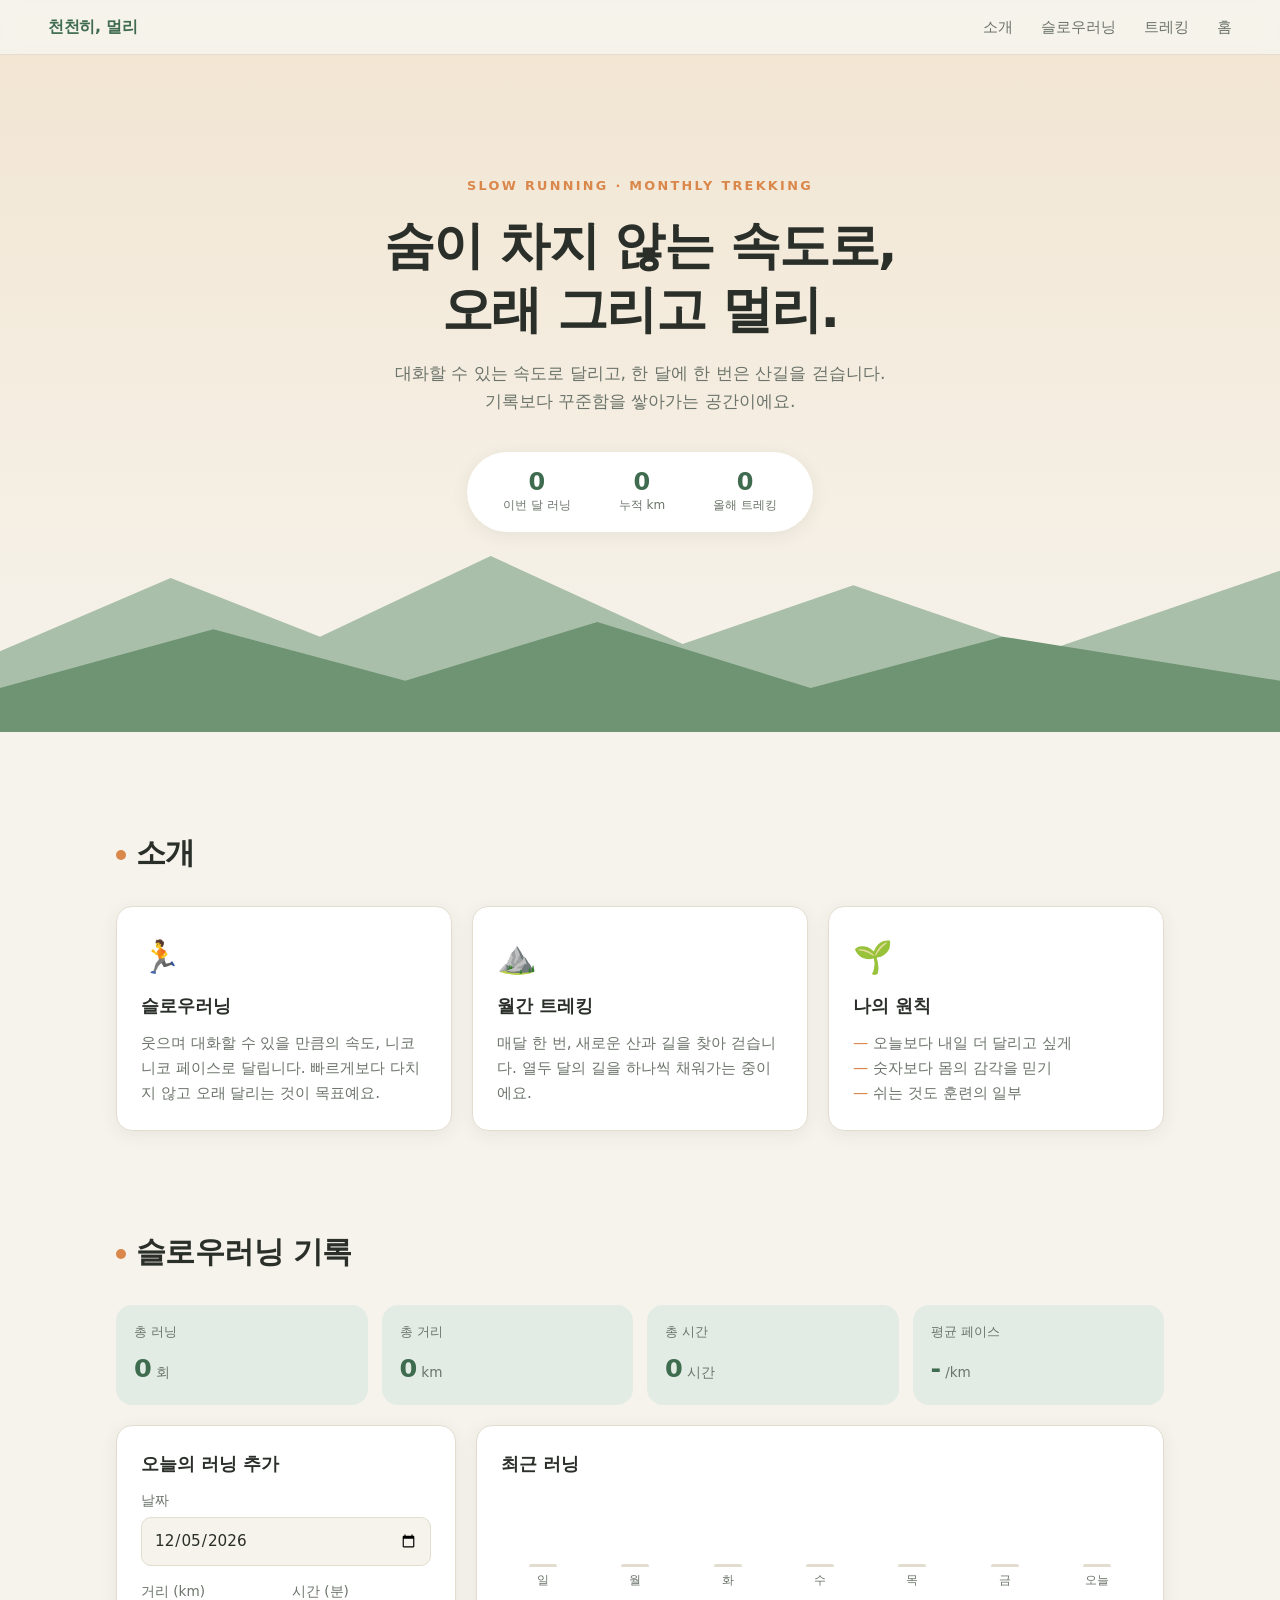
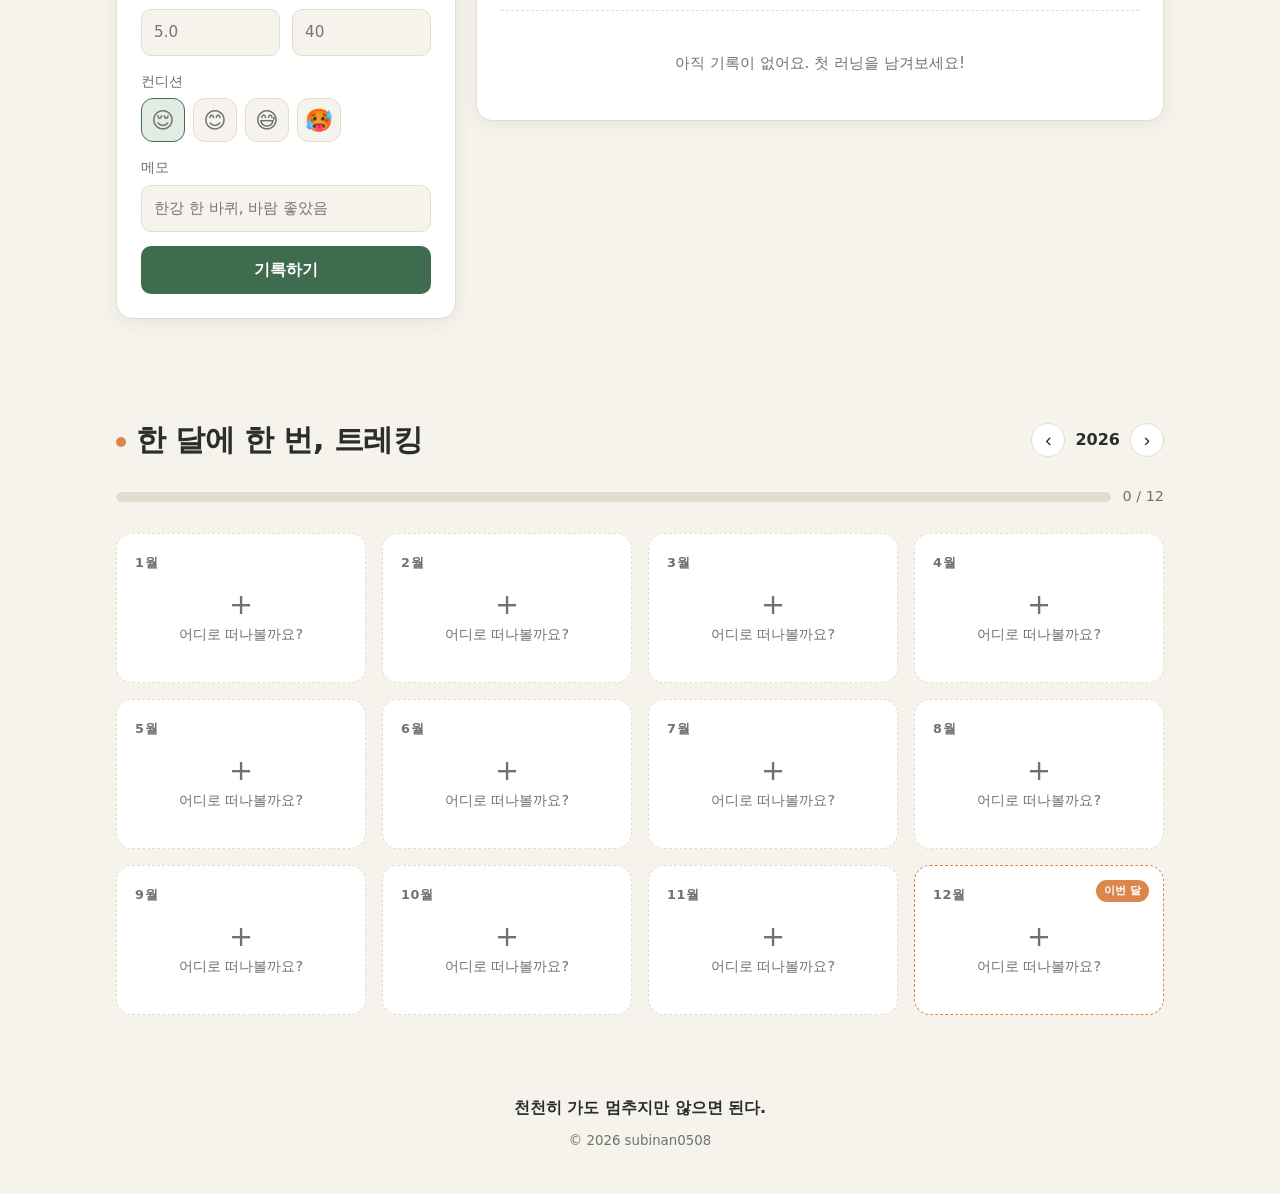
<file: running-log.html>
<!DOCTYPE html>
<html lang="ko">
<head>
  <meta charset="UTF-8" />
  <meta name="viewport" content="width=device-width, initial-scale=1.0" />
  <title>천천히, 멀리 — 슬로우러닝 & 트레킹</title>
  <meta name="description" content="슬로우러닝과 한 달에 한 번 떠나는 트레킹 기록" />
  <link rel="stylesheet" href="style.css" />
</head>
<body>
  <header class="nav">
    <a href="#top" class="logo">천천히, 멀리</a>
    <nav>
      <a href="#about">소개</a>
      <a href="#running">슬로우러닝</a>
      <a href="#trekking">트레킹</a>
      <a href="index.html">홈</a>
    </nav>
  </header>

  <main id="top">
    <!-- 히어로 -->
    <section class="hero">
      <svg class="hero-mountains" viewBox="0 0 1200 300" preserveAspectRatio="none" aria-hidden="true">
        <path class="m-back" d="M0 300 L0 190 L160 90 L300 170 L460 60 L640 180 L800 100 L980 190 L1200 80 L1200 300 Z" />
        <path class="m-front" d="M0 300 L0 240 L200 160 L380 230 L560 150 L760 240 L940 170 L1200 230 L1200 300 Z" />
      </svg>
      <div class="hero-inner">
        <p class="eyebrow">Slow Running · Monthly Trekking</p>
        <h1>숨이 차지 않는 속도로,<br />오래 그리고 멀리.</h1>
        <p class="lead">대화할 수 있는 속도로 달리고, 한 달에 한 번은 산길을 걷습니다.<br />기록보다 꾸준함을 쌓아가는 공간이에요.</p>
        <div class="hero-stats">
          <div><strong id="heroRuns">0</strong><span>이번 달 러닝</span></div>
          <div><strong id="heroKm">0</strong><span>누적 km</span></div>
          <div><strong id="heroTreks">0</strong><span>올해 트레킹</span></div>
        </div>
      </div>
    </section>

    <!-- 소개 -->
    <section id="about" class="section">
      <h2 class="section-title">소개</h2>
      <div class="about-grid">
        <article class="card">
          <div class="card-icon">🏃</div>
          <h3>슬로우러닝</h3>
          <p>웃으며 대화할 수 있을 만큼의 속도, 니코니코 페이스로 달립니다. 빠르게보다 다치지 않고 오래 달리는 것이 목표예요.</p>
        </article>
        <article class="card">
          <div class="card-icon">⛰️</div>
          <h3>월간 트레킹</h3>
          <p>매달 한 번, 새로운 산과 길을 찾아 걷습니다. 열두 달의 길을 하나씩 채워가는 중이에요.</p>
        </article>
        <article class="card">
          <div class="card-icon">🌱</div>
          <h3>나의 원칙</h3>
          <ul class="principles">
            <li>오늘보다 내일 더 달리고 싶게</li>
            <li>숫자보다 몸의 감각을 믿기</li>
            <li>쉬는 것도 훈련의 일부</li>
          </ul>
        </article>
      </div>
    </section>

    <!-- 슬로우러닝 -->
    <section id="running" class="section">
      <h2 class="section-title">슬로우러닝 기록</h2>

      <div class="stats-row">
        <div class="stat"><span class="stat-label">총 러닝</span><strong id="statRuns">0</strong><span class="stat-unit">회</span></div>
        <div class="stat"><span class="stat-label">총 거리</span><strong id="statKm">0</strong><span class="stat-unit">km</span></div>
        <div class="stat"><span class="stat-label">총 시간</span><strong id="statTime">0</strong><span class="stat-unit">시간</span></div>
        <div class="stat"><span class="stat-label">평균 페이스</span><strong id="statPace">-</strong><span class="stat-unit">/km</span></div>
      </div>

      <div class="run-layout">
        <form id="runForm" class="card run-form">
          <h3 id="runFormTitle">오늘의 러닝 추가</h3>
          <label>날짜
            <input type="date" name="date" required />
          </label>
          <div class="form-row">
            <label>거리 (km)
              <input type="number" name="distance" step="0.01" min="0.1" placeholder="5.0" required />
            </label>
            <label>시간 (분)
              <input type="number" name="minutes" step="1" min="1" placeholder="40" required />
            </label>
          </div>
          <label>컨디션
            <div class="mood-picker">
              <input type="radio" name="mood" id="mood1" value="😌" checked /><label for="mood1" title="편안">😌</label>
              <input type="radio" name="mood" id="mood2" value="😊" /><label for="mood2" title="좋음">😊</label>
              <input type="radio" name="mood" id="mood3" value="😅" /><label for="mood3" title="힘듦">😅</label>
              <input type="radio" name="mood" id="mood4" value="🥵" /><label for="mood4" title="지침">🥵</label>
            </div>
          </label>
          <label>메모
            <input type="text" name="memo" maxlength="60" placeholder="한강 한 바퀴, 바람 좋았음" />
          </label>
          <div class="form-actions">
            <button type="button" class="btn ghost" id="runCancel" hidden>취소</button>
            <button type="submit" class="btn" id="runSubmit">기록하기</button>
          </div>
        </form>

        <div class="card run-list-wrap">
          <div class="list-head">
            <h3>최근 러닝</h3>
            <span class="pace-tip" id="paceTip"></span>
          </div>
          <div class="week-bars" id="weekBars" aria-label="최근 7일 거리"></div>
          <ul id="runList" class="run-list"></ul>
          <p id="runEmpty" class="empty">아직 기록이 없어요. 첫 러닝을 남겨보세요!</p>
        </div>
      </div>
    </section>

    <!-- 트레킹 -->
    <section id="trekking" class="section">
      <div class="trek-head">
        <h2 class="section-title">한 달에 한 번, 트레킹</h2>
        <div class="year-switch">
          <button type="button" id="prevYear" aria-label="이전 해">‹</button>
          <span id="yearLabel">2026</span>
          <button type="button" id="nextYear" aria-label="다음 해">›</button>
        </div>
      </div>

      <div class="trek-progress">
        <div class="progress-bar"><div id="trekProgress"></div></div>
        <span id="trekProgressText">0 / 12</span>
      </div>

      <div id="trekGrid" class="trek-grid"></div>
    </section>
  </main>

  <footer class="footer">
    <p>천천히 가도 멈추지만 않으면 된다.</p>
    <small>© <span id="year"></span> subinan0508</small>
  </footer>

  <!-- 트레킹 입력 다이얼로그 -->
  <dialog id="trekDialog">
    <form method="dialog" id="trekForm">
      <h3 id="trekDialogTitle">트레킹 기록</h3>
      <label>장소 / 산 이름
        <input type="text" name="place" maxlength="30" placeholder="북한산 백운대" required />
      </label>
      <div class="form-row">
        <label>날짜
          <input type="date" name="date" required />
        </label>
        <label>거리 (km)
          <input type="number" name="distance" step="0.1" min="0" placeholder="8.5" />
        </label>
      </div>
      <label>난이도
        <select name="level">
          <option value="쉬움">쉬움</option>
          <option value="보통" selected>보통</option>
          <option value="어려움">어려움</option>
        </select>
      </label>
      <label>한 줄 후기
        <textarea name="note" rows="2" maxlength="80" placeholder="정상에서 본 운해가 최고였다"></textarea>
      </label>
      <div class="dialog-actions">
        <button type="button" class="btn ghost danger" id="trekDelete">삭제</button>
        <span class="spacer"></span>
        <button type="button" class="btn ghost" id="trekCancel">취소</button>
        <button type="submit" class="btn">저장</button>
      </div>
    </form>
  </dialog>

  <script src="script.js"></script>
</body>
</html>
</file>
<file: style.css>
:root {
  --bg: #f6f3ec;
  --surface: #ffffff;
  --text: #2a2f2a;
  --muted: #6c746b;
  --line: #e3ddd0;
  --primary: #3f6b4f;
  --primary-soft: #e3ece4;
  --accent: #d9874a;
  --mountain-back: #a9bfa9;
  --mountain-front: #6f9473;
  --hero-bg: linear-gradient(180deg, #f2e6d3 0%, #f6f3ec 100%);
  --shadow: 0 4px 18px rgba(40, 50, 40, 0.07);
  --radius: 16px;
}

@media (prefers-color-scheme: dark) {
  :root {
    --bg: #161a17;
    --surface: #1f2420;
    --text: #e7ebe5;
    --muted: #9aa597;
    --line: #2f3630;
    --primary: #8cc09a;
    --primary-soft: #263229;
    --accent: #e9a26b;
    --mountain-back: #2c3a2f;
    --mountain-front: #3b5040;
    --hero-bg: linear-gradient(180deg, #1d2420 0%, #161a17 100%);
    --shadow: 0 4px 18px rgba(0, 0, 0, 0.35);
  }
}

* { box-sizing: border-box; margin: 0; padding: 0; }

html { scroll-behavior: smooth; }

body {
  font-family: "Pretendard", "Apple SD Gothic Neo", "Malgun Gothic", system-ui, sans-serif;
  background: var(--bg);
  color: var(--text);
  line-height: 1.65;
  -webkit-font-smoothing: antialiased;
}

a { color: inherit; text-decoration: none; }

/* 네비게이션 */
.nav {
  position: sticky;
  top: 0;
  z-index: 10;
  display: flex;
  justify-content: space-between;
  align-items: center;
  padding: 14px clamp(16px, 5vw, 48px);
  background: color-mix(in srgb, var(--bg) 85%, transparent);
  backdrop-filter: blur(10px);
  border-bottom: 1px solid var(--line);
}
.logo { font-weight: 800; letter-spacing: -0.02em; color: var(--primary); }
.nav nav { display: flex; gap: clamp(12px, 3vw, 28px); font-size: 0.95rem; }
.nav nav a { color: var(--muted); transition: color 0.2s; }
.nav nav a:hover { color: var(--primary); }

/* 히어로 */
.hero {
  position: relative;
  overflow: hidden;
  background: var(--hero-bg);
  padding: clamp(64px, 12vw, 120px) 16px clamp(140px, 18vw, 200px);
  text-align: center;
}
.hero-mountains {
  position: absolute;
  left: 0; bottom: 0;
  width: 100%;
  height: clamp(120px, 20vw, 220px);
}
.m-back { fill: var(--mountain-back); }
.m-front { fill: var(--mountain-front); }
.hero-inner { position: relative; max-width: 720px; margin: 0 auto; }
.eyebrow {
  font-size: 0.8rem;
  letter-spacing: 0.18em;
  text-transform: uppercase;
  color: var(--accent);
  font-weight: 700;
  margin-bottom: 16px;
}
.hero h1 {
  font-size: clamp(1.9rem, 5.5vw, 3.2rem);
  line-height: 1.25;
  letter-spacing: -0.03em;
  margin-bottom: 18px;
}
.lead { color: var(--muted); font-size: clamp(0.95rem, 2.4vw, 1.08rem); }
.hero-stats {
  display: inline-flex;
  gap: clamp(20px, 6vw, 48px);
  margin-top: 36px;
  padding: 16px clamp(20px, 5vw, 36px);
  background: var(--surface);
  border-radius: 999px;
  box-shadow: var(--shadow);
}
.hero-stats div { display: flex; flex-direction: column; }
.hero-stats strong { font-size: 1.5rem; color: var(--primary); line-height: 1.2; }
.hero-stats span { font-size: 0.75rem; color: var(--muted); }

/* 공통 섹션 */
.section {
  max-width: 1080px;
  margin: 0 auto;
  padding: clamp(56px, 9vw, 96px) 16px 0;
}
.section-title {
  font-size: clamp(1.4rem, 3.5vw, 1.9rem);
  letter-spacing: -0.02em;
  margin-bottom: 28px;
}
.section-title::before {
  content: "";
  display: inline-block;
  width: 10px; height: 10px;
  border-radius: 50%;
  background: var(--accent);
  margin-right: 10px;
  vertical-align: middle;
}

.card {
  background: var(--surface);
  border: 1px solid var(--line);
  border-radius: var(--radius);
  padding: 24px;
  box-shadow: var(--shadow);
}
.card h3 { font-size: 1.1rem; margin-bottom: 10px; }
.card p { color: var(--muted); font-size: 0.95rem; }

/* 소개 */
.about-grid {
  display: grid;
  grid-template-columns: repeat(auto-fit, minmax(240px, 1fr));
  gap: 20px;
}
.card-icon { font-size: 2rem; margin-bottom: 8px; }
.principles { list-style: none; color: var(--muted); font-size: 0.95rem; }
.principles li::before { content: "— "; color: var(--accent); }

/* 통계 */
.stats-row {
  display: grid;
  grid-template-columns: repeat(4, 1fr);
  gap: 14px;
  margin-bottom: 20px;
}
.stat {
  background: var(--primary-soft);
  border-radius: var(--radius);
  padding: 16px 18px;
  display: flex;
  flex-wrap: wrap;
  align-items: baseline;
  gap: 4px;
}
.stat-label { width: 100%; font-size: 0.8rem; color: var(--muted); }
.stat strong { font-size: 1.6rem; color: var(--primary); font-variant-numeric: tabular-nums; }
.stat-unit { font-size: 0.85rem; color: var(--muted); }

/* 러닝 레이아웃 */
.run-layout {
  display: grid;
  grid-template-columns: minmax(260px, 340px) 1fr;
  gap: 20px;
  align-items: start;
}

form label {
  display: flex;
  flex-direction: column;
  gap: 6px;
  font-size: 0.85rem;
  color: var(--muted);
  margin-bottom: 14px;
}
.form-row { display: grid; grid-template-columns: 1fr 1fr; gap: 12px; }
input, select, textarea {
  font: inherit;
  font-size: 0.95rem;
  color: var(--text);
  background: var(--bg);
  border: 1px solid var(--line);
  border-radius: 10px;
  padding: 10px 12px;
  width: 100%;
  transition: border-color 0.2s;
}
input:focus, select:focus, textarea:focus {
  outline: none;
  border-color: var(--primary);
}
textarea { resize: vertical; }

.mood-picker { display: flex; gap: 8px; }
.mood-picker input { position: absolute; opacity: 0; pointer-events: none; width: auto; }
.mood-picker label {
  margin: 0;
  font-size: 1.4rem;
  width: 44px; height: 44px;
  display: grid; place-items: center;
  border: 1px solid var(--line);
  border-radius: 12px;
  cursor: pointer;
  background: var(--bg);
  transition: transform 0.15s, border-color 0.15s, background 0.15s;
}
.mood-picker label:hover { transform: translateY(-2px); }
.mood-picker input:checked + label { border-color: var(--primary); background: var(--primary-soft); }
.mood-picker input:focus-visible + label { outline: 2px solid var(--primary); }

.btn {
  font: inherit;
  font-weight: 700;
  border: none;
  border-radius: 10px;
  padding: 11px 18px;
  background: var(--primary);
  color: var(--surface);
  cursor: pointer;
  transition: opacity 0.2s, transform 0.1s;
}
.form-actions { display: flex; gap: 8px; }
.form-actions .btn { flex: 1; }
.form-actions .btn[hidden] { display: none; }
.btn:hover { opacity: 0.9; }
.btn:active { transform: scale(0.98); }
.btn.ghost { background: transparent; color: var(--muted); border: 1px solid var(--line); }
.btn.danger { color: #c4533f; }

/* 러닝 목록 */
.list-head { display: flex; justify-content: space-between; align-items: baseline; gap: 8px; flex-wrap: wrap; }
.pace-tip { font-size: 0.8rem; color: var(--accent); }

.week-bars {
  display: grid;
  grid-template-columns: repeat(7, 1fr);
  gap: 8px;
  align-items: end;
  height: 110px;
  margin: 12px 0 20px;
  padding-bottom: 20px;
  border-bottom: 1px dashed var(--line);
}
.bar-col { display: flex; flex-direction: column; align-items: center; height: 100%; justify-content: flex-end; gap: 4px; }
.bar {
  width: 100%;
  max-width: 28px;
  min-height: 3px;
  background: var(--primary);
  border-radius: 6px 6px 2px 2px;
  transition: height 0.5s ease;
}
.bar.zero { background: var(--line); }
.bar-val { font-size: 0.68rem; color: var(--muted); }
.bar-day { font-size: 0.72rem; color: var(--muted); }

.run-list { list-style: none; max-height: 340px; overflow-y: auto; }
.run-item {
  display: grid;
  grid-template-columns: auto 1fr auto auto;
  gap: 14px;
  align-items: center;
  padding: 12px 4px;
  border-bottom: 1px solid var(--line);
  animation: fadeIn 0.3s ease;
}
.run-item:last-child { border-bottom: none; }
.run-mood { font-size: 1.4rem; }
.run-main { min-width: 0; }
.run-main strong { display: block; font-size: 0.95rem; }
.run-main span { font-size: 0.8rem; color: var(--muted); display: block; white-space: nowrap; overflow: hidden; text-overflow: ellipsis; }
.run-pace { font-size: 0.85rem; color: var(--primary); font-weight: 700; font-variant-numeric: tabular-nums; }
.run-item.editing { background: var(--primary-soft); border-radius: 10px; }
.run-actions { display: flex; gap: 2px; }
.edit-btn, .del-btn {
  border: none; background: none; color: var(--muted);
  cursor: pointer; font-size: 1.1rem; padding: 4px 6px; border-radius: 6px;
}
.edit-btn:hover { background: var(--bg); color: var(--primary); }
.del-btn:hover { background: var(--bg); color: #c4533f; }
.empty { text-align: center; color: var(--muted); padding: 20px 0; font-size: 0.9rem; }

/* 트레킹 */
.trek-head { display: flex; justify-content: space-between; align-items: center; gap: 12px; flex-wrap: wrap; margin-bottom: 8px; }
.trek-head .section-title { margin-bottom: 0; }
.year-switch { display: flex; align-items: center; gap: 10px; font-weight: 700; }
.year-switch button {
  width: 34px; height: 34px;
  border-radius: 50%;
  border: 1px solid var(--line);
  background: var(--surface);
  color: var(--text);
  font-size: 1.2rem;
  cursor: pointer;
}
.year-switch button:hover { border-color: var(--primary); color: var(--primary); }

.trek-progress { display: flex; align-items: center; gap: 12px; margin: 20px 0 24px; }
.progress-bar { flex: 1; height: 10px; background: var(--line); border-radius: 999px; overflow: hidden; }
.progress-bar div { height: 100%; width: 0; background: linear-gradient(90deg, var(--primary), var(--accent)); border-radius: 999px; transition: width 0.6s ease; }
#trekProgressText { font-size: 0.9rem; color: var(--muted); font-variant-numeric: tabular-nums; }

.trek-grid {
  display: grid;
  grid-template-columns: repeat(auto-fill, minmax(220px, 1fr));
  gap: 16px;
}
.trek-card {
  position: relative;
  text-align: left;
  font: inherit;
  color: inherit;
  background: var(--surface);
  border: 1.5px dashed var(--line);
  border-radius: var(--radius);
  padding: 18px;
  min-height: 150px;
  cursor: pointer;
  display: flex;
  flex-direction: column;
  transition: transform 0.2s, border-color 0.2s, box-shadow 0.2s;
}
.trek-card:hover { transform: translateY(-3px); border-color: var(--primary); }
.trek-card.done { border-style: solid; box-shadow: var(--shadow); }
.trek-card.current { border-color: var(--accent); }
.trek-month { font-size: 0.8rem; font-weight: 700; color: var(--muted); letter-spacing: 0.05em; }
.trek-card.done .trek-month { color: var(--primary); }
.trek-badge {
  position: absolute; top: 14px; right: 14px;
  font-size: 0.7rem; padding: 2px 8px; border-radius: 999px;
  background: var(--primary-soft); color: var(--primary); font-weight: 700;
}
.trek-badge.now { background: var(--accent); color: var(--surface); }
.trek-place { font-size: 1.1rem; font-weight: 800; margin: 8px 0 4px; letter-spacing: -0.02em; }
.trek-meta { font-size: 0.8rem; color: var(--muted); }
.trek-note { font-size: 0.85rem; color: var(--muted); margin-top: auto; padding-top: 10px; font-style: italic; }
.trek-empty { margin: auto; color: var(--muted); font-size: 0.9rem; text-align: center; }
.trek-empty b { display: block; font-size: 1.8rem; font-weight: 300; line-height: 1; margin-bottom: 4px; }

/* 다이얼로그 */
dialog {
  margin: auto;
  border: none;
  border-radius: var(--radius);
  padding: 24px;
  width: min(420px, calc(100% - 32px));
  background: var(--surface);
  color: var(--text);
  box-shadow: 0 20px 60px rgba(0, 0, 0, 0.25);
}
dialog::backdrop { background: rgba(20, 25, 20, 0.45); backdrop-filter: blur(2px); }
dialog h3 { margin-bottom: 16px; }
.dialog-actions { display: flex; gap: 8px; align-items: center; margin-top: 6px; }
.spacer { flex: 1; }

/* 푸터 */
.footer {
  text-align: center;
  padding: 80px 16px 40px;
  color: var(--muted);
}
.footer p { font-weight: 700; margin-bottom: 6px; color: var(--text); }

@keyframes fadeIn { from { opacity: 0; transform: translateY(4px); } to { opacity: 1; transform: none; } }

.reveal { opacity: 0; transform: translateY(16px); transition: opacity 0.6s ease, transform 0.6s ease; }
.reveal.visible { opacity: 1; transform: none; }

/* 반응형 */
@media (max-width: 820px) {
  .run-layout { grid-template-columns: 1fr; }
  .stats-row { grid-template-columns: repeat(2, 1fr); }
}
@media (max-width: 480px) {
  .nav nav { gap: 12px; font-size: 0.85rem; }
  .hero-stats { border-radius: var(--radius); }
  .run-item { grid-template-columns: auto 1fr auto; }
  .run-pace { grid-column: 2; grid-row: 2; }
  .run-actions { grid-row: 1 / span 2; grid-column: 3; }
}
</file>
